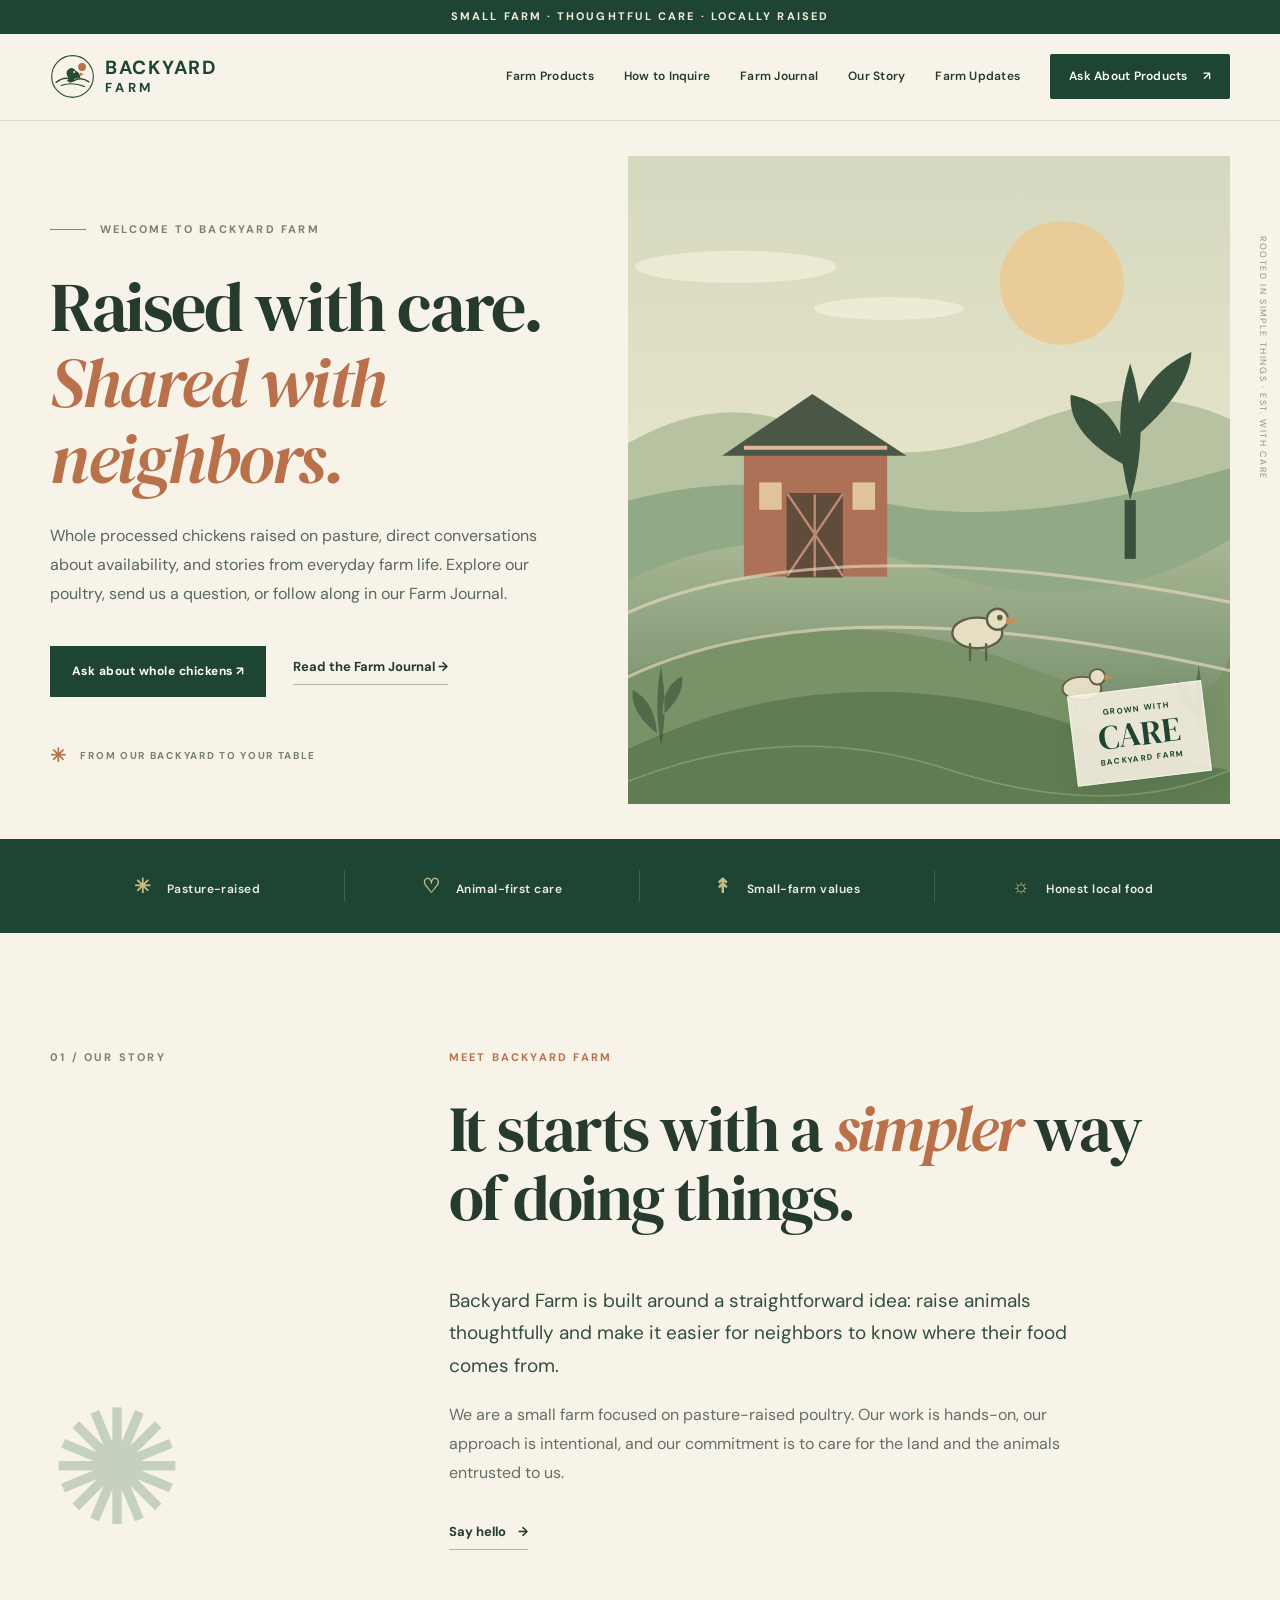
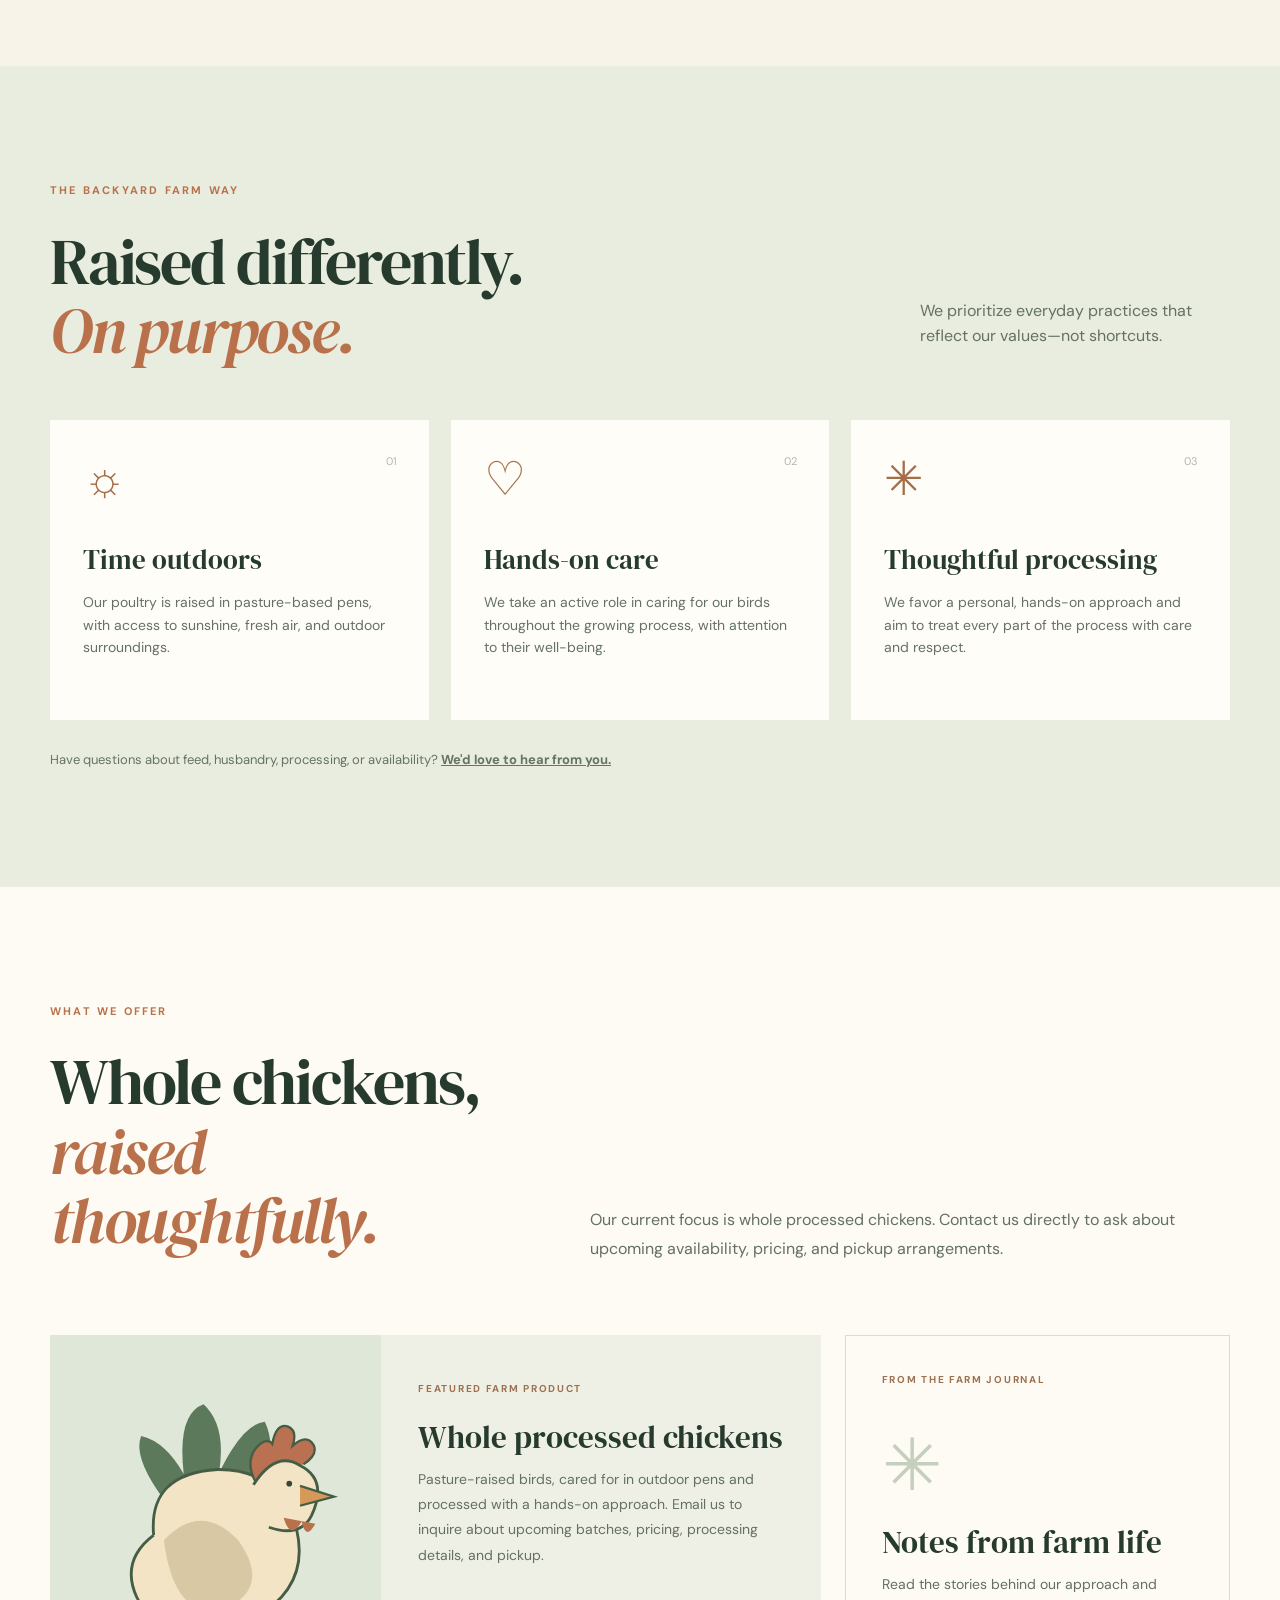
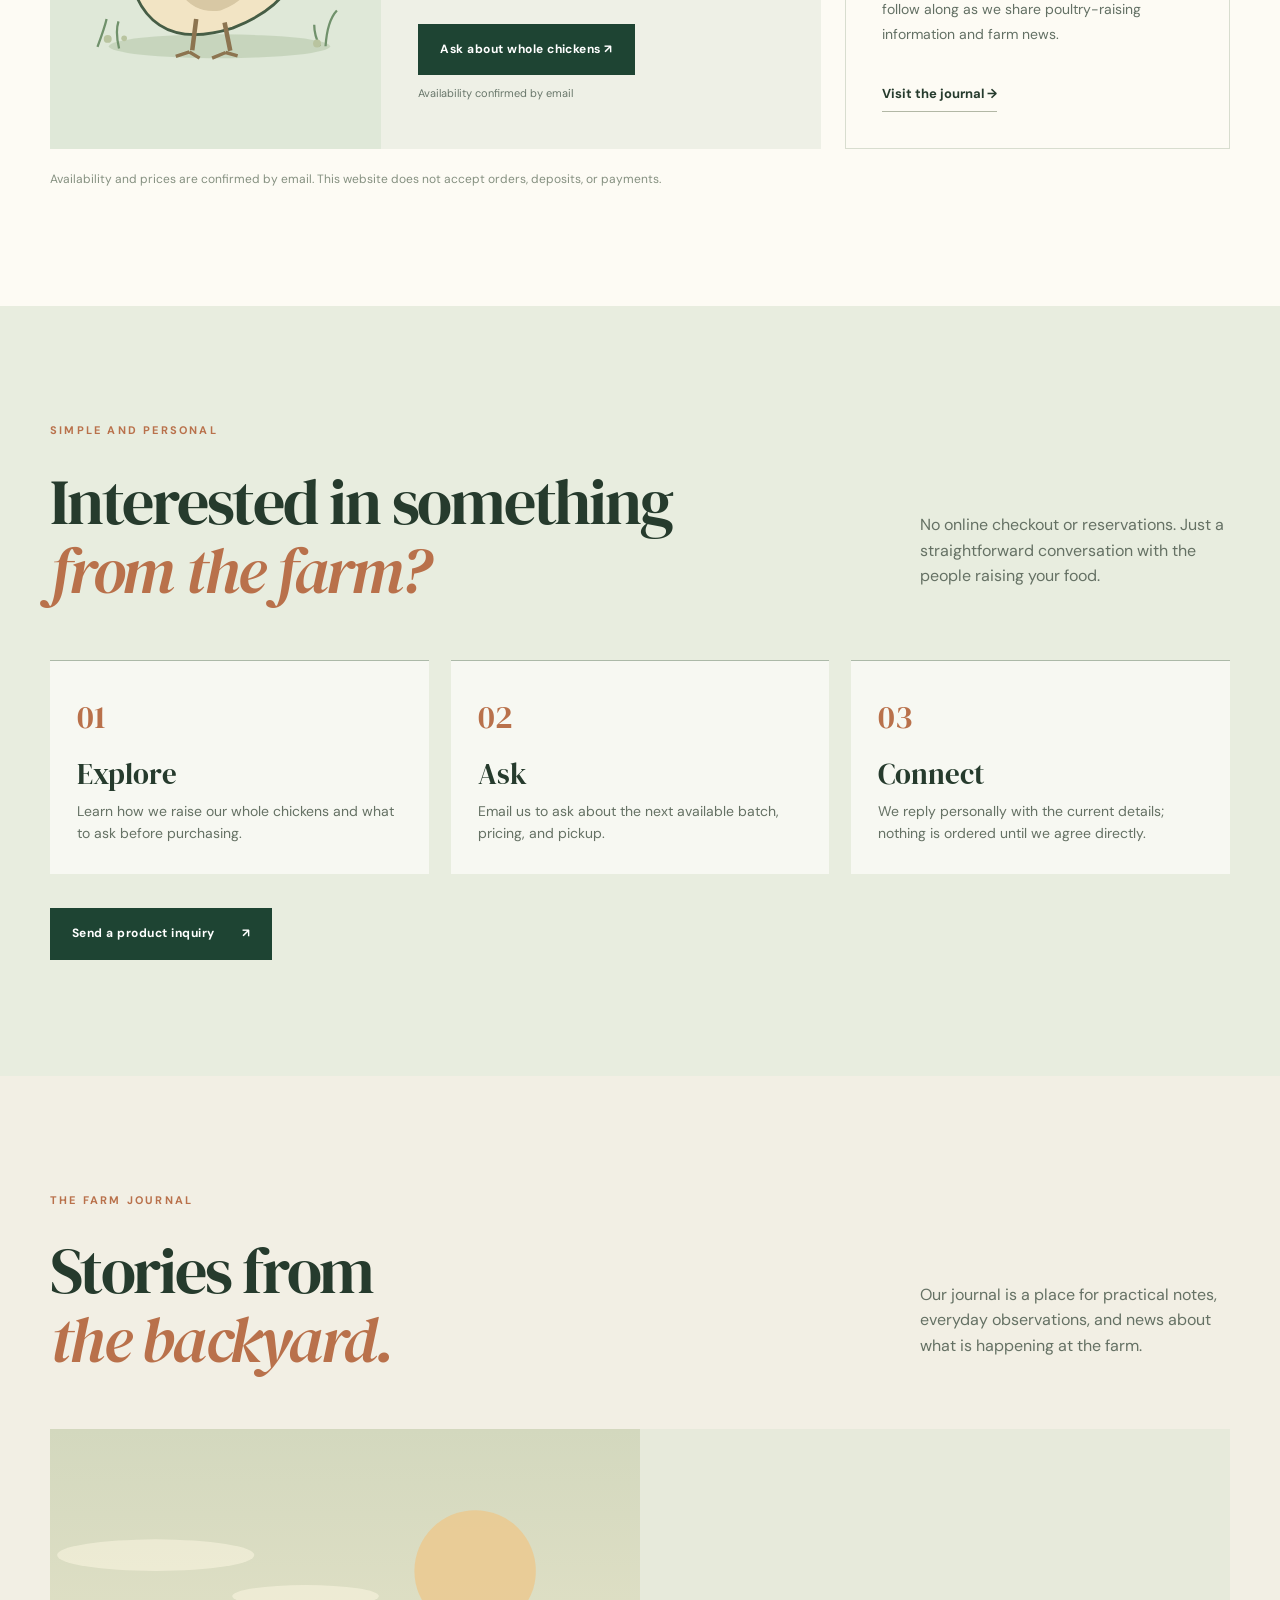
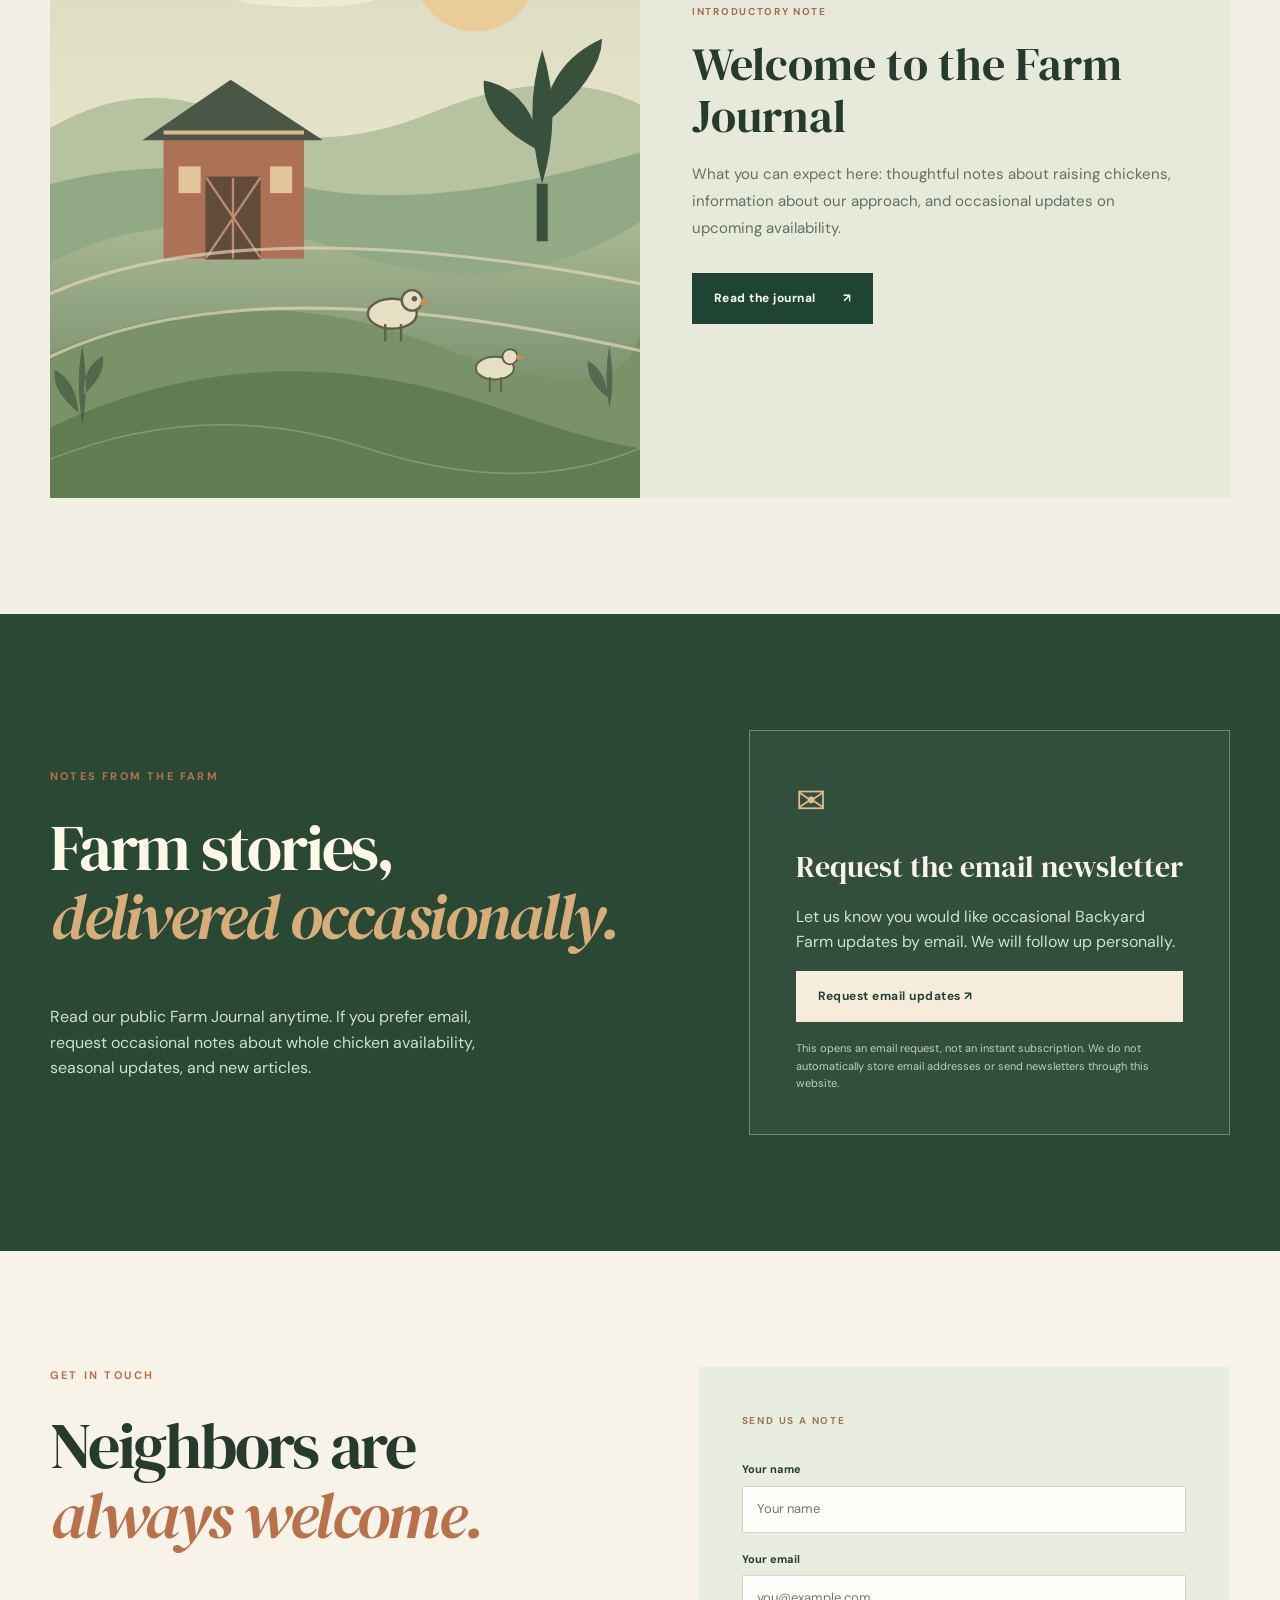
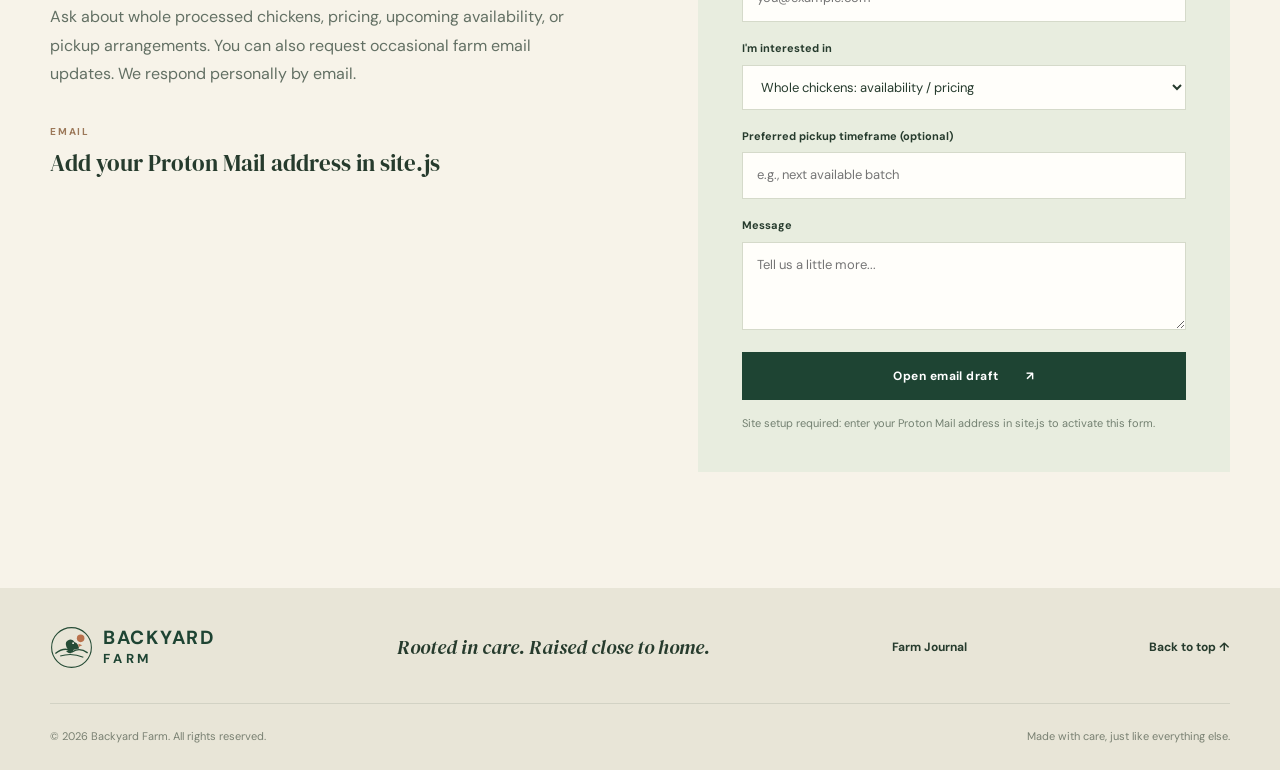
<file: index.html>
<!DOCTYPE html>

<html lang="en">
<head>
<meta charset="utf-8"/>
<meta content="width=device-width, initial-scale=1" name="viewport"/>
<meta content="#f7f3e9" name="theme-color"/>
<meta content="Backyard Farm raises pasture-raised chickens for whole-bird processing. Ask about availability by email and follow our Farm Journal for updates." name="description"/>
<title>Backyard Farm | Whole Processed Chickens &amp; Farm Journal</title>
<link href="assets/favicon.svg" rel="icon" type="image/svg+xml"/>
<link href="styles.css" rel="stylesheet"/>
<script defer="" src="site.js"></script>
</head>
<body>
<a class="skip-link" href="#main">Skip to content</a>
<div class="announcement">Small farm · Thoughtful care · Locally raised</div>
<header class="site-header">
<div class="shell nav-wrap">
<a aria-label="Backyard Farm home" class="brand" href="#top">
<img alt="" height="45" src="assets/logo-mark.svg" width="45"/>
<span><strong>BACKYARD</strong><em>FARM</em></span>
</a>
<button aria-controls="nav-links" aria-expanded="false" aria-label="Open navigation" class="menu-toggle" type="button"><span></span><span></span><span></span></button>
<nav aria-label="Main navigation" class="nav-links" id="nav-links">
<a href="#offerings">Farm Products</a><a href="#how-it-works">How to Inquire</a><a href="journal.html">Farm Journal</a><a href="#our-story">Our Story</a><a href="#stay-in-touch">Farm Updates</a><a class="nav-contact" href="#contact">Ask About Products <span aria-hidden="true">↗</span></a>
</nav>
</div>
</header>
<main id="main">
<section class="hero" id="top">
<div class="shell hero-grid">
<div class="hero-copy">
<div class="eyebrow"><span class="eyebrow-line"></span> Welcome to Backyard Farm</div>
<h1>Raised with care.<br/><i>Shared with neighbors.</i></h1>
<p>Whole processed chickens raised on pasture, direct conversations about availability, and stories from everyday farm life. Explore our poultry, send us a question, or follow along in our Farm Journal.</p>
<div class="hero-actions"><a class="button button-dark inquiry-link" data-product="whole processed chickens" href="#contact">Ask about whole chickens ↗</a><a class="text-link" href="journal.html">Read the Farm Journal →</a></div>
<div class="hero-foot"><span aria-hidden="true" class="small-sun">✳</span> From our backyard to your table</div>
</div>
<div aria-label="Illustration of rolling pastures, a red barn, chickens, and morning sunlight" class="hero-visual" role="img">
<img alt="" src="assets/farm-landscape.svg"/>
<div class="visual-stamp"><span>GROWN WITH</span><strong>CARE</strong><span>BACKYARD FARM</span></div>
</div>
</div>
<div aria-hidden="true" class="hero-side-label">ROOTED IN SIMPLE THINGS · EST. WITH CARE</div>
</section>
<section aria-label="Our values" class="values-strip"><div class="shell values-grid"><div><span aria-hidden="true">✳</span> Pasture-raised</div><div><span aria-hidden="true">♡</span> Animal-first care</div><div><span aria-hidden="true">↟</span> Small-farm values</div><div><span aria-hidden="true">☼</span> Honest local food</div></div></section>
<section class="section story-section" id="our-story"><div class="shell story-grid"><div class="section-side"><span class="section-index">01 / Our story</span><div aria-hidden="true" class="botanical">✺</div></div><div><p class="section-kicker">Meet Backyard Farm</p><h2>It starts with a <em>simpler</em> way of doing things.</h2><p class="lead">Backyard Farm is built around a straightforward idea: raise animals thoughtfully and make it easier for neighbors to know where their food comes from.</p><p>We are a small farm focused on pasture-raised poultry. Our work is hands-on, our approach is intentional, and our commitment is to care for the land and the animals entrusted to us.</p><a class="text-link" href="#contact">Say hello <span aria-hidden="true">→</span></a></div></div></section>
<section class="section practices-section" id="how-we-raise"><div class="shell"><div class="section-heading"><div><p class="section-kicker">The Backyard Farm way</p><h2>Raised differently.<br/><em>On purpose.</em></h2></div><p>We prioritize everyday practices that reflect our values—not shortcuts.</p></div><div class="practice-grid"><article class="practice-card"><span aria-hidden="true" class="practice-icon">☼</span><span class="card-number">01</span><h3>Time outdoors</h3><p>Our poultry is raised in pasture-based pens, with access to sunshine, fresh air, and outdoor surroundings.</p></article><article class="practice-card"><span aria-hidden="true" class="practice-icon">♡</span><span class="card-number">02</span><h3>Hands-on care</h3><p>We take an active role in caring for our birds throughout the growing process, with attention to their well-being.</p></article><article class="practice-card"><span aria-hidden="true" class="practice-icon">✳</span><span class="card-number">03</span><h3>Thoughtful processing</h3><p>We favor a personal, hands-on approach and aim to treat every part of the process with care and respect.</p></article></div><p class="practice-note">Have questions about feed, husbandry, processing, or availability? <a href="#contact">We'd love to hear from you.</a></p></div></section>
<section class="section products-section" id="offerings"><div class="shell"><div class="section-heading"><div><p class="section-kicker">What we offer</p><h2>Whole chickens,<br/><em>raised thoughtfully.</em></h2></div><p>Our current focus is whole processed chickens. Contact us directly to ask about upcoming availability, pricing, and pickup arrangements.</p></div><div class="offering-grid"><article class="offering-feature"><div class="offering-art"><img alt="Illustration of a chicken on pasture" loading="lazy" src="assets/chicken-illustration.svg"/></div><div class="offering-text"><span class="offering-label">FEATURED FARM PRODUCT</span><h3>Whole processed chickens</h3><p>Pasture-raised birds, cared for in outdoor pens and processed with a hands-on approach. Email us to inquire about upcoming batches, pricing, processing details, and pickup.</p><div class="offering-actions"><a class="button button-dark inquiry-link" data-product="whole processed chickens" href="#contact">Ask about whole chickens ↗</a><span class="availability-hint">Availability confirmed by email</span></div></div></article><article class="offering-next"><span class="offering-label">FROM THE FARM JOURNAL</span><div aria-hidden="true" class="next-icon">✳</div><h3>Notes from farm life</h3><p>Read the stories behind our approach and follow along as we share poultry-raising information and farm news.</p><a class="text-link" href="journal.html">Visit the journal →</a></article></div><p class="microcopy product-disclaimer">Availability and prices are confirmed by email. This website does not accept orders, deposits, or payments.</p></div></section>
<section class="section steps-section" id="how-it-works"><div class="shell"><div class="section-heading"><div><p class="section-kicker">Simple and personal</p><h2>Interested in something<br/><em>from the farm?</em></h2></div><p>No online checkout or reservations. Just a straightforward conversation with the people raising your food.</p></div><div class="steps-grid"><article><span>01</span><h3>Explore</h3><p>Learn how we raise our whole chickens and what to ask before purchasing.</p></article><article><span>02</span><h3>Ask</h3><p>Email us to ask about the next available batch, pricing, and pickup.</p></article><article><span>03</span><h3>Connect</h3><p>We reply personally with the current details; nothing is ordered until we agree directly.</p></article></div><a class="button button-dark" href="#contact">Send a product inquiry <span aria-hidden="true">↗</span></a></div></section>
<section class="section journal-preview-section" id="journal-preview"><div class="shell"><div class="section-heading"><div><p class="section-kicker">The farm journal</p><h2>Stories from<br/><em>the backyard.</em></h2></div><p>Our journal is a place for practical notes, everyday observations, and news about what is happening at the farm.</p></div><div class="journal-preview-grid"><div class="journal-preview-art"><img alt="Illustration of a barn, chickens, and rolling pasture" loading="lazy" src="assets/farm-landscape.svg"/></div><article class="journal-preview-copy"><span class="offering-label">INTRODUCTORY NOTE</span><h3>Welcome to the Farm Journal</h3><p>What you can expect here: thoughtful notes about raising chickens, information about our approach, and occasional updates on upcoming availability.</p><a class="button button-dark" href="journal.html">Read the journal <span aria-hidden="true">↗</span></a></article></div></div></section><section class="section newsletter-section" id="stay-in-touch"><div class="shell newsletter-grid"><div><p class="section-kicker">Notes from the farm</p><h2>Farm stories,<br/><em>delivered occasionally.</em></h2><p>Read our public Farm Journal anytime. If you prefer email, request occasional notes about whole chicken availability, seasonal updates, and new articles.</p></div><div class="newsletter-card"><span aria-hidden="true" class="mail-symbol">✉</span><h3>Request the email newsletter</h3><p>Let us know you would like occasional Backyard Farm updates by email. We will follow up personally.</p><a class="button button-cream" href="#contact" id="updates-link">Request email updates ↗</a><small>This opens an email request, not an instant subscription. We do not automatically store email addresses or send newsletters through this website.</small></div></div></section>
<section class="section contact-section" id="contact"><div class="shell contact-grid"><div><p class="section-kicker">Get in touch</p><h2>Neighbors are<br/><em>always welcome.</em></h2><p>Ask about whole processed chickens, pricing, upcoming availability, or pickup arrangements. You can also request occasional farm email updates. We respond personally by email.</p><div class="contact-meta"><span>EMAIL</span><a aria-label="Contact Backyard Farm by email" href="#" id="contact-email">Email address coming soon</a></div></div><div class="contact-panel"><span class="panel-title">SEND US A NOTE</span><form id="contact-form"><label for="name">Your name</label><input autocomplete="name" id="name" name="name" placeholder="Your name" required=""/><label for="email">Your email</label><input autocomplete="email" id="email" name="email" placeholder="you@example.com" required="" type="email"/><label for="topic">I'm interested in</label><select id="topic" name="topic"><option value="Whole chicken availability">Whole chickens: availability / pricing</option><option value="Processing or pickup question">Processing or pickup question</option><option value="Newsletter request">Request farm email newsletter</option><option value="General question">A general question</option></select><label for="timing">Preferred pickup timeframe (optional)</label><input id="timing" name="timing" placeholder="e.g., next available batch"/><label for="message">Message</label><textarea id="message" name="message" placeholder="Tell us a little more..." rows="3"></textarea><button class="button button-dark form-button" type="submit">Open email draft <span aria-hidden="true">↗</span></button><p class="form-note" id="form-note">This opens a draft in your email app. You must send it to reach us; no information is stored on this website.</p></form></div></div></section>
</main>
<footer class="footer"><div class="shell footer-grid"><a class="brand footer-brand" href="#top"><img alt="" height="43" src="assets/logo-mark.svg" width="43"/><span><strong>BACKYARD</strong><em>FARM</em></span></a><p>Rooted in care. Raised close to home.</p><a class="back-top" href="journal.html">Farm Journal</a><a class="back-top" href="#top">Back to top ↑</a></div><div class="shell footer-bottom"><span>© <span id="year"></span> Backyard Farm. All rights reserved.</span><span>Made with care, just like everything else.</span></div></footer>
</body>
</html>
</file>
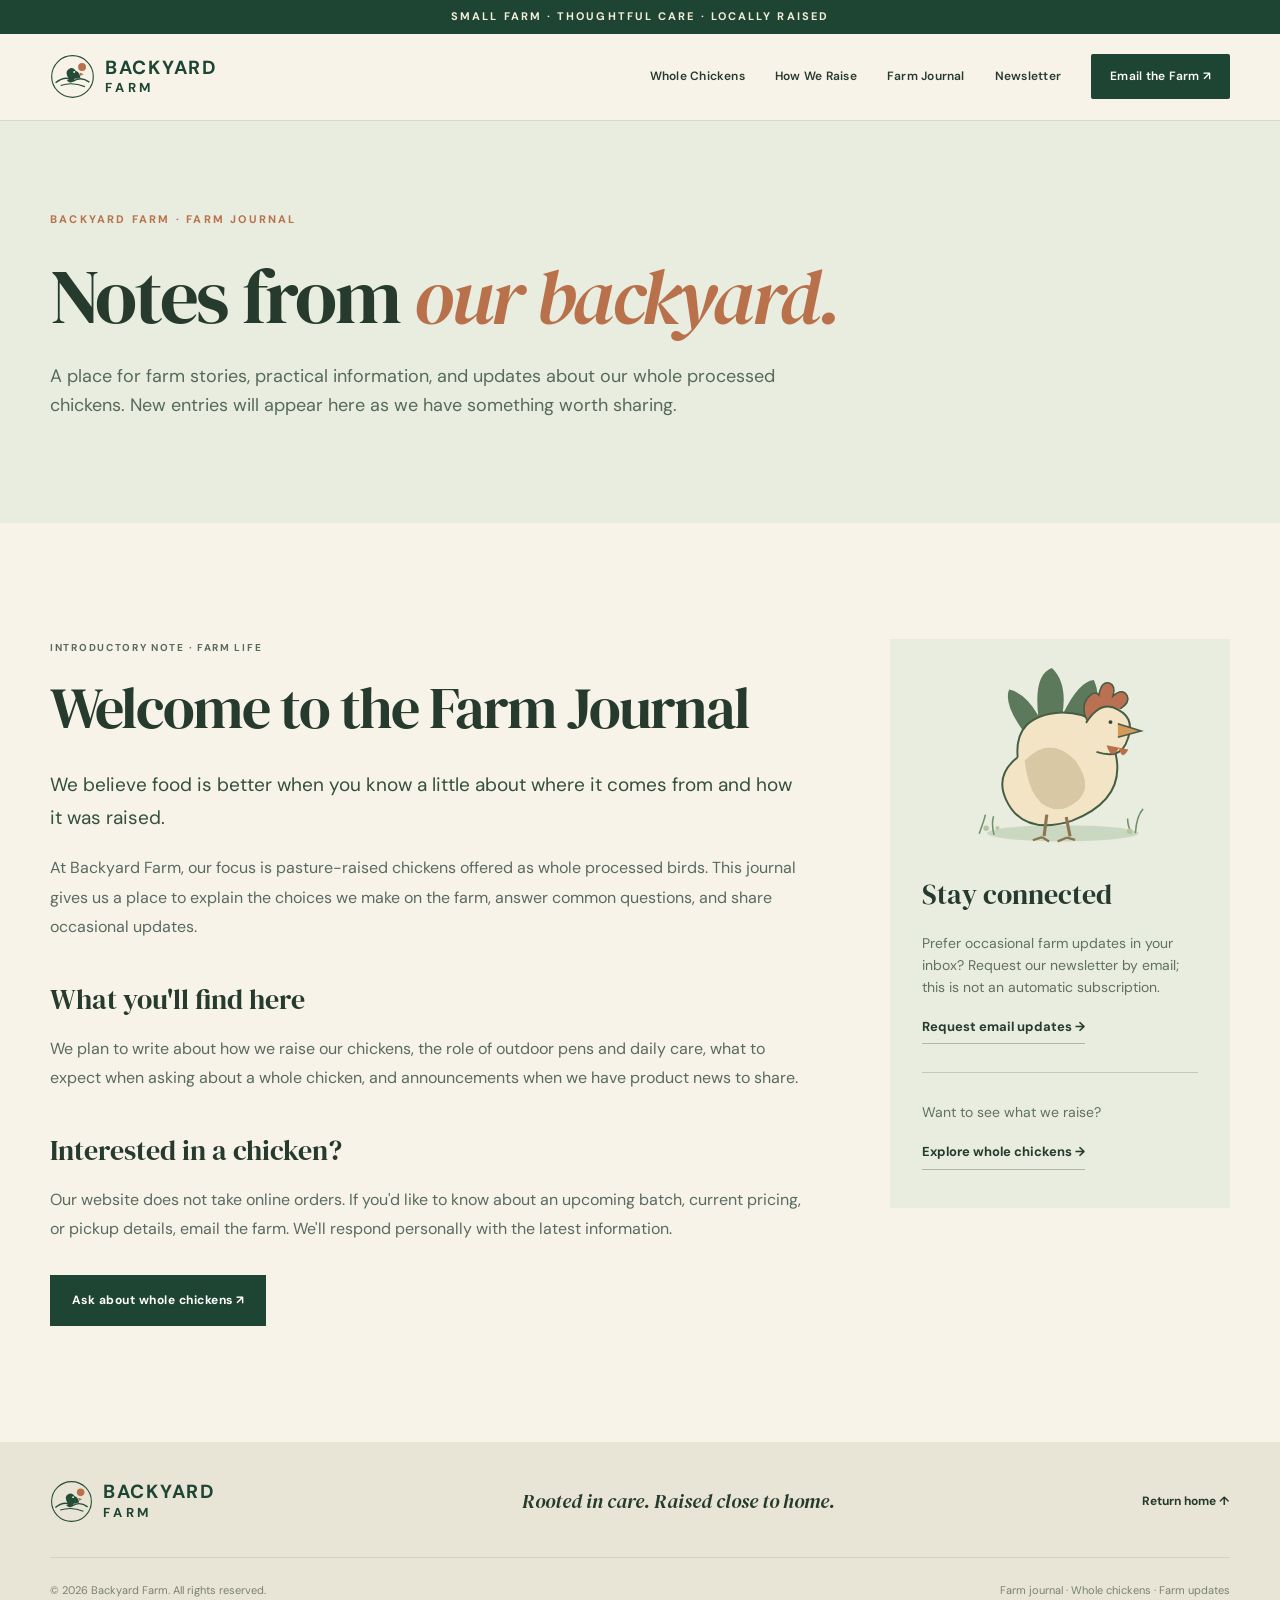
<file: journal.html>
<!doctype html>
<html lang="en"><head><meta charset="utf-8"/><meta name="viewport" content="width=device-width,initial-scale=1"/><meta name="theme-color" content="#f7f3e9"/><meta name="description" content="Read the Backyard Farm Journal: our approach to pasture-raised chickens and updates from the farm."/><title>Farm Journal | Backyard Farm</title><link rel="icon" href="assets/favicon.svg" type="image/svg+xml"/><link rel="stylesheet" href="styles.css"/><script src="site.js" defer></script></head><body>
<a class="skip-link" href="#main">Skip to content</a><div class="announcement">Small farm · Thoughtful care · Locally raised</div>
<header class="site-header"><div class="shell nav-wrap"><a href="index.html" class="brand" aria-label="Backyard Farm home"><img src="assets/logo-mark.svg" width="45" height="45" alt=""/><span><strong>BACKYARD</strong><em>FARM</em></span></a><button class="menu-toggle" type="button" aria-label="Open navigation" aria-expanded="false" aria-controls="nav-links"><span></span><span></span><span></span></button><nav id="nav-links" class="nav-links" aria-label="Main navigation"><a href="index.html#offerings">Whole Chickens</a><a href="index.html#how-we-raise">How We Raise</a><a href="journal.html" aria-current="page">Farm Journal</a><a href="index.html#stay-in-touch">Newsletter</a><a href="index.html#contact" class="nav-contact">Email the Farm ↗</a></nav></div></header>
<main id="main"><section class="journal-banner"><div class="shell"><p class="section-kicker">Backyard Farm · Farm Journal</p><h1>Notes from <i>our backyard.</i></h1><p>A place for farm stories, practical information, and updates about our whole processed chickens. New entries will appear here as we have something worth sharing.</p></div></section>
<section class="section journal-listing"><div class="shell journal-article-grid"><article class="journal-article"><p class="offering-label">INTRODUCTORY NOTE · FARM LIFE</p><h2>Welcome to the Farm Journal</h2><p class="lead">We believe food is better when you know a little about where it comes from and how it was raised.</p><p>At Backyard Farm, our focus is pasture-raised chickens offered as whole processed birds. This journal gives us a place to explain the choices we make on the farm, answer common questions, and share occasional updates.</p><h3>What you'll find here</h3><p>We plan to write about how we raise our chickens, the role of outdoor pens and daily care, what to expect when asking about a whole chicken, and announcements when we have product news to share.</p><h3>Interested in a chicken?</h3><p>Our website does not take online orders. If you'd like to know about an upcoming batch, current pricing, or pickup details, email the farm. We'll respond personally with the latest information.</p><a class="button button-dark" href="index.html#contact">Ask about whole chickens ↗</a></article><aside class="journal-sidebar"><img src="assets/chicken-illustration.svg" alt="Illustration of a chicken on pasture" loading="lazy"/><h3>Stay connected</h3><p>Prefer occasional farm updates in your inbox? Request our newsletter by email; this is not an automatic subscription.</p><a class="text-link" href="index.html#stay-in-touch">Request email updates →</a><hr/><p>Want to see what we raise?</p><a class="text-link" href="index.html#offerings">Explore whole chickens →</a></aside></div></section></main>
<footer class="footer"><div class="shell footer-grid"><a href="index.html" class="brand footer-brand"><img src="assets/logo-mark.svg" width="43" height="43" alt=""/><span><strong>BACKYARD</strong><em>FARM</em></span></a><p>Rooted in care. Raised close to home.</p><a class="back-top" href="index.html">Return home ↑</a></div><div class="shell footer-bottom"><span>© <span class="year"></span> Backyard Farm. All rights reserved.</span><span>Farm journal · Whole chickens · Farm updates</span></div></footer></body></html>
</file>
<file: styles.css>
@import url('https://fonts.googleapis.com/css2?family=DM+Sans:wght@400;500;600;700&family=DM+Serif+Display:ital@0;1&display=swap');
:root{--cream:#f7f3e9;--paper:#fffdf8;--ink:#263b2d;--forest:#1e4433;--sage:#dce4d3;--sage2:#eaf0e5;--orange:#b9714b;--line:#d9d9c9;--muted:#667367;--serif:'DM Serif Display',Georgia,serif;--sans:'DM Sans',Arial,sans-serif}*{box-sizing:border-box}html{scroll-behavior:smooth}body{margin:0;background:var(--cream);color:var(--ink);font-family:var(--sans);font-size:16px;line-height:1.6}a{color:inherit}img{max-width:100%;display:block}.shell{width:min(1180px,calc(100% - 72px));margin:auto}.skip-link{position:absolute;top:-90px;left:20px;z-index:999;background:white;padding:12px}.skip-link:focus{top:10px}.announcement{background:var(--forest);color:#f4edd8;text-align:center;font-size:11px;font-weight:700;letter-spacing:.19em;text-transform:uppercase;padding:8px 15px}.site-header{background:var(--cream);border-bottom:1px solid var(--line);position:sticky;top:0;z-index:20}.nav-wrap{min-height:86px;display:flex;align-items:center;justify-content:space-between;gap:20px}.brand{display:inline-flex;align-items:center;gap:10px;text-decoration:none;color:var(--forest)}.brand span{display:flex;flex-direction:column;line-height:.94;letter-spacing:.1em}.brand strong{font-size:19px;letter-spacing:.09em}.brand em{font-style:normal;font-weight:700;font-size:13px;letter-spacing:.29em;margin-top:6px}.nav-links{display:flex;align-items:center;gap:30px}.nav-links>a{text-decoration:none;font-weight:600;font-size:12px;letter-spacing:.02em}.nav-links>a:hover,.text-link:hover{color:var(--orange)}.nav-links .nav-contact{background:var(--forest);color:#fff;padding:13px 19px;border-radius:2px;white-space:nowrap}.nav-contact span{margin-left:12px}.menu-toggle{display:none;background:none;border:0;padding:8px;cursor:pointer}.menu-toggle span{display:block;width:24px;height:2px;background:var(--forest);margin:5px}.hero{position:relative;overflow:hidden}.hero-grid{display:grid;grid-template-columns:1fr 1.04fr;align-items:stretch;min-height:625px}.hero-copy{padding:100px 60px 68px 0;display:flex;flex-direction:column;align-items:flex-start}.eyebrow,.section-kicker,.section-index{font-size:11px;text-transform:uppercase;font-weight:700;letter-spacing:.2em;color:#7d806c}.eyebrow{display:flex;align-items:center;gap:14px}.eyebrow-line{width:36px;height:1px;background:var(--orange)}h1,h2,h3,p{margin-top:0}h1,h2{font-family:var(--serif);font-weight:400;line-height:1.08;letter-spacing:-.035em}h1{font-size:clamp(54px,5.5vw,84px);margin:31px 0 25px}h1 i,h2 em{font-weight:400;color:var(--orange)}.hero-copy>p{color:#58685c;max-width:490px;font-size:16px;line-height:1.8}.hero-actions{display:flex;align-items:center;gap:27px;margin-top:21px;flex-wrap:wrap}.button{display:inline-flex;align-items:center;justify-content:space-between;gap:27px;padding:16px 22px;text-decoration:none;border:0;cursor:pointer;font-family:var(--sans);font-size:12px;font-weight:700;letter-spacing:.04em;transition:transform .2s,background .2s}.button:hover{transform:translateY(-2px)}.button-dark{background:var(--forest);color:white}.button-dark:hover{background:#315c46}.text-link{font-size:13px;font-weight:700;text-decoration:none;border-bottom:1px solid #b2b7a5;padding-bottom:6px}.text-link span{margin-left:9px}.hero-foot{margin-top:auto;padding-top:44px;color:#77806e;text-transform:uppercase;font-size:10px;letter-spacing:.17em;font-weight:700}.small-sun{font-size:19px;margin-right:9px;vertical-align:middle;color:var(--orange)}.hero-visual{min-height:570px;position:relative;margin:35px 0 35px 0;background:#e4e3c7;overflow:hidden}.hero-visual>img{width:100%;height:100%;object-fit:cover;position:absolute;inset:0}.visual-stamp{position:absolute;bottom:25px;right:23px;background:#f4eee0e8;border:1px solid #fff8;padding:13px 24px;display:flex;flex-direction:column;text-align:center;transform:rotate(-7deg);color:var(--forest);box-shadow:0 7px 25px #203c2a1c}.visual-stamp span{font-size:8px;letter-spacing:.17em;font-weight:700}.visual-stamp strong{font-family:var(--serif);font-size:34px;font-weight:400;line-height:1.1}.hero-side-label{position:absolute;right:10px;bottom:50%;writing-mode:vertical-rl;color:#8d947e;letter-spacing:.18em;font-size:9px}.values-strip{background:var(--forest);color:#efeede}.values-grid{display:grid;grid-template-columns:repeat(4,1fr);min-height:94px;align-items:center}.values-grid>div{text-align:center;font-size:12px;font-weight:600;letter-spacing:.04em;border-right:1px solid #69816c70}.values-grid>div:last-child{border:0}.values-grid span{font-size:20px;color:#c8ba85;margin-right:12px}.section{padding:116px 0}.story-grid{display:grid;grid-template-columns:27% 1fr;gap:80px}.section-side{display:flex;flex-direction:column;justify-content:space-between;align-items:flex-start}.botanical{font-size:160px;font-weight:300;color:#c6d0be;line-height:1}.section-kicker{color:var(--orange);margin-bottom:27px}.story-section h2,.section-heading h2,.products-section h2,.newsletter-section h2,.contact-section h2{font-size:clamp(45px,5vw,70px);max-width:740px}.story-section p:not(.section-kicker),.products-section p:not(.section-kicker),.contact-section p:not(.section-kicker){max-width:640px;color:#637064;line-height:1.8}.lead{font-size:19px!important;line-height:1.7!important;color:#344f3e!important}.story-section .text-link{display:inline-block;margin-top:19px}.practices-section{background:#e8eddf}.section-heading{display:flex;align-items:end;justify-content:space-between;gap:50px;margin-bottom:55px}.section-heading h2{margin-bottom:0}.section-heading>p{max-width:310px;color:#657164}.practice-grid{display:grid;grid-template-columns:repeat(3,1fr);gap:22px}.practice-card{background:var(--paper);padding:36px 33px 43px;min-height:300px;position:relative}.practice-icon{display:block;font-size:47px;color:#a56d49;line-height:1;margin-bottom:35px}.card-number{position:absolute;top:33px;right:32px;color:#b3b7a9;font-size:11px}.practice-card h3{font-family:var(--serif);font-size:27px;font-weight:400;margin-bottom:10px}.practice-card p{color:#657164;font-size:14px;margin:0}.practice-note{font-size:13px;margin:30px 0 0;color:#667365}.practice-note a{font-weight:700}.products-section{background:#fdfbf4}.products-grid{display:grid;grid-template-columns:1fr 1fr;align-items:center;gap:110px}.product-illustration{background:#e2e8d8;min-height:480px;display:flex;align-items:center;justify-content:center;padding:30px;border-radius:45% 45% 3px 3px}.product-illustration img{width:min(95%,470px)}.products-section h2{margin-bottom:25px}.products-section .button{margin-top:22px}.products-section .microcopy{font-size:11px;color:#859080!important;margin-top:13px}.newsletter-section{background:#294935;color:#f9f4e7}.newsletter-grid{display:grid;grid-template-columns:1.1fr .9fr;gap:110px;align-items:center}.newsletter-section h2{color:#fff8e9}.newsletter-section h2 em{color:#d9ad79}.newsletter-section>div>div>p:not(.section-kicker){max-width:440px;color:#d0dfd1}.newsletter-card{border:1px solid #6f886f;padding:41px 46px;background:#ffffff09}.newsletter-card h3{font-family:var(--serif);font-size:30px;font-weight:400;margin:13px 0}.newsletter-card p{color:#d0dfd1}.newsletter-card small{display:block;color:#c0cebe;margin-top:18px;font-size:11px;line-height:1.6}.mail-symbol{font-size:36px;color:#dfbd8c}.button-cream{background:#f6ecda;color:var(--forest)}.contact-grid{display:grid;grid-template-columns:1fr 1fr;gap:115px}.contact-meta{display:flex;flex-direction:column;gap:5px;margin-top:35px}.contact-meta span,.panel-title{color:#9c7859;font-size:10px;letter-spacing:.18em;font-weight:700}.contact-meta a{font-family:var(--serif);font-size:23px;text-decoration:none;overflow-wrap:anywhere}.contact-panel{background:#e8eddf;padding:39px 44px}.contact-panel form{margin-top:19px;display:grid;gap:7px}.contact-panel label{font-size:11px;font-weight:700;margin-top:11px}.contact-panel input,.contact-panel textarea,.contact-panel select{border:1px solid #d5daca;border-radius:0;padding:12px 14px;background:#fffefa;font:inherit;font-size:13px;width:100%;color:var(--ink)}.contact-panel input:focus-visible,.contact-panel textarea:focus-visible,.contact-panel select:focus-visible{outline:2px solid var(--orange);outline-offset:2px}.contact-panel .form-button{margin-top:15px}.form-note{font-size:11px!important;line-height:1.6!important;margin:8px 0 0;color:#738071!important}.footer{background:#e8e5d7;padding:38px 0 25px}.footer-grid{display:flex;justify-content:space-between;align-items:center;gap:25px}.footer-grid p{font-family:var(--serif);font-style:italic;font-size:20px;margin:0}.back-top{font-size:12px;text-decoration:none;font-weight:700}.footer-bottom{display:flex;justify-content:space-between;color:#798072;font-size:11px;border-top:1px solid #d2d2c4;margin-top:34px;padding-top:24px}@media(max-width:1050px){.nav-links{gap:16px}.nav-links>a{font-size:11px}.hero-copy{padding-top:75px}.story-grid,.products-grid,.newsletter-grid,.contact-grid{gap:55px}.section{padding:90px 0}}@media(max-width:780px){.shell{width:min(100% - 36px,580px)}.nav-wrap{min-height:70px}.menu-toggle{display:block}.nav-links{display:none;position:absolute;top:70px;left:0;right:0;background:var(--cream);padding:18px 28px 25px;flex-direction:column;align-items:stretch;gap:14px;border-bottom:1px solid var(--line);box-shadow:0 15px 25px #00000010}.nav-links.open{display:flex}.nav-links>a{font-size:14px}.nav-links .nav-contact{text-align:center}.hero-grid,.story-grid,.products-grid,.newsletter-grid,.contact-grid{grid-template-columns:1fr;gap:35px}.hero-copy{padding:64px 0 22px}.hero-visual{min-height:400px;margin:0 0 25px}.hero-side-label{display:none}.hero-foot{padding-top:30px}.values-grid{grid-template-columns:repeat(2,1fr);gap:0}.values-grid>div{padding:17px 6px;border-bottom:1px solid #69816c70;font-size:11px}.values-grid>div:nth-child(2){border-right:0}.values-grid>div:nth-child(n+3){border-bottom:0}.values-grid span{margin-right:5px}.section{padding:75px 0}.section-side{display:block}.botanical{display:none}.section-heading{display:block;margin-bottom:30px}.section-heading>p{margin-top:23px}.practice-grid{grid-template-columns:1fr}.practice-card{min-height:auto}.product-illustration{min-height:320px;max-width:500px}.newsletter-grid{gap:35px}.newsletter-card,.contact-panel{padding:30px 25px}.footer-grid,.footer-bottom{align-items:flex-start;flex-direction:column;gap:18px}.footer-bottom{gap:6px}}@media(prefers-reduced-motion:reduce){html{scroll-behavior:auto}.button{transition:none}}

/* Refined: product discovery, direct inquiries, and recurring farm updates */
html{scroll-padding-top:105px}a:focus-visible,button:focus-visible{outline:3px solid var(--orange);outline-offset:3px}.offering-grid{display:grid;grid-template-columns:minmax(0,1.7fr) minmax(260px,.85fr);gap:24px}.offering-feature{background:#eef0e6;display:grid;grid-template-columns:43% 57%;overflow:hidden;min-height:390px}.offering-art{background:#dfe8d8;display:flex;justify-content:center;align-items:center;padding:18px}.offering-art img{max-height:330px;width:100%;object-fit:contain}.offering-text{padding:46px 37px;display:flex;flex-direction:column;align-items:flex-start}.offering-label{font-size:10px;font-weight:700;letter-spacing:.17em;color:#9d714f}.offering-text h3,.offering-next h3,.steps-grid h3{font-family:var(--serif);font-weight:400;font-size:31px;line-height:1.17;margin:22px 0 12px}.offering-text p,.offering-next p{color:#667365;font-size:14px;line-height:1.75}.offering-actions{margin-top:auto;padding-top:20px;display:flex;flex-direction:column;align-items:start;gap:10px}.availability-hint{font-size:11px;color:#69776b}.offering-next{border:1px solid #d8ddcf;padding:36px;display:flex;flex-direction:column;align-items:flex-start}.offering-next .next-icon{font-size:72px;line-height:1;color:#c4d0bd;margin-top:42px}.offering-next .text-link{margin-top:auto}.products-section .product-disclaimer{font-size:12px;color:#778176;margin:20px 0 0;max-width:none}.steps-section{background:#e8eddf}.steps-grid{display:grid;grid-template-columns:repeat(3,1fr);gap:22px;margin-bottom:34px}.steps-grid article{padding:30px 27px;border-top:1px solid #acb9a8;background:#f7f8f2}.steps-grid article>span{font-family:var(--serif);font-size:33px;color:var(--orange)}.steps-grid h3{font-size:29px;margin:14px 0 8px}.steps-grid p{font-size:14px;color:#657164;margin:0}.contact-panel .form-button{justify-content:center}.newsletter-card .button-cream{width:100%}@media(max-width:1050px){.offering-grid{grid-template-columns:1fr}.offering-next{min-height:240px}.offering-next .next-icon{display:none}.offering-next .text-link{margin-top:18px}}@media(max-width:780px){html{scroll-padding-top:80px}.offering-feature{grid-template-columns:1fr}.offering-art{min-height:270px}.offering-art img{max-height:240px}.offering-text{padding:32px 25px}.offering-next{padding:29px}.steps-grid{grid-template-columns:1fr}.steps-grid article{padding:24px}.offering-actions{padding-top:10px}}

/* Journal and editorial preview */
.journal-preview-section{background:#f2efe4}.journal-preview-grid{display:grid;grid-template-columns:1fr 1fr;gap:0;background:#e7eadb}.journal-preview-art{min-height:360px;overflow:hidden}.journal-preview-art img{width:100%;height:100%;object-fit:cover}.journal-preview-copy{padding:55px 52px;display:flex;flex-direction:column;align-items:flex-start;justify-content:center}.journal-preview-copy h3{font-family:var(--serif);font-weight:400;font-size:clamp(32px,3.6vw,48px);line-height:1.14;margin:18px 0}.journal-preview-copy p{font-size:15px;color:#607162;line-height:1.8}.journal-preview-copy .button{margin-top:16px}.journal-banner{background:#e8eddf;padding:90px 0 85px}.journal-banner h1{font-size:clamp(50px,6vw,78px);max-width:850px;margin:20px 0 24px}.journal-banner>div>p:last-child{max-width:760px;color:#56695b;font-size:18px}.journal-article-grid{display:grid;grid-template-columns:minmax(0,2fr) minmax(260px,.9fr);gap:85px}.journal-article h2{font-size:clamp(43px,4.5vw,61px);margin:20px 0 30px}.journal-article h3{font-family:var(--serif);font-size:28px;font-weight:400;margin:35px 0 12px}.journal-article p{max-width:760px;color:#596b60;line-height:1.85}.journal-article .lead{color:var(--ink)}.journal-article .button{margin-top:15px}.journal-sidebar{align-self:start;background:#e8eddf;padding:28px 32px 38px}.journal-sidebar img{max-width:250px;height:190px;object-fit:contain;margin:auto}.journal-sidebar h3{font-family:var(--serif);font-size:28px;font-weight:400;margin:15px 0}.journal-sidebar p{font-size:14px;color:#607162}.journal-sidebar hr{border:0;border-top:1px solid #bfcab7;margin:28px 0}.journal-sidebar .text-link{display:inline-block}.footer-grid>a.back-top{white-space:nowrap}@media(max-width:780px){.journal-preview-grid,.journal-article-grid{grid-template-columns:1fr}.journal-preview-art{min-height:260px}.journal-preview-copy{padding:36px 26px}.journal-banner{padding:65px 0}.journal-sidebar{max-width:520px}.journal-article-grid{gap:42px}}
</file>
